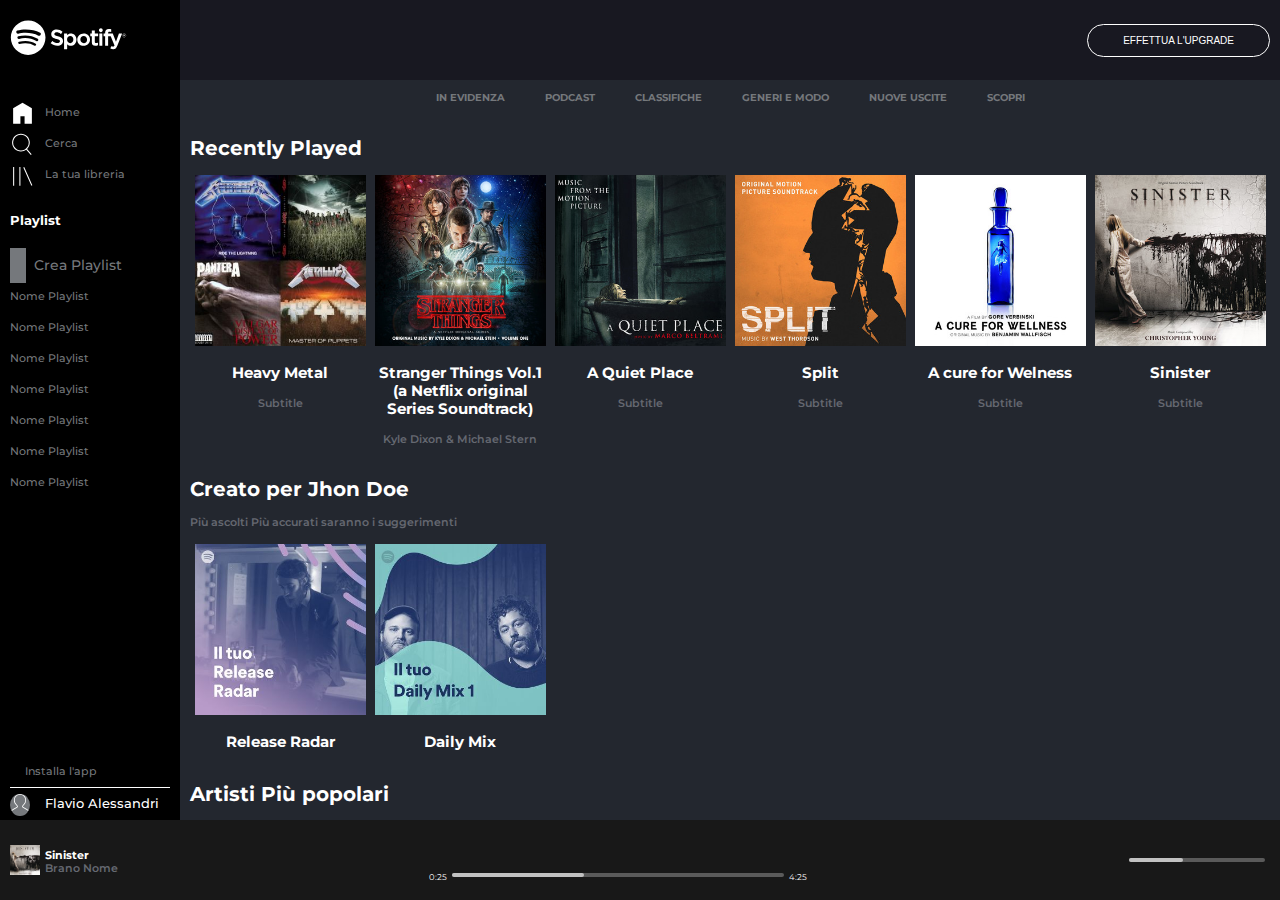
<file: index.html>
<!DOCTYPE html>
<html lang="en" dir="ltr">
  <head>
    <meta charset="utf-8">
    <!-- VIEWPORT SCALE -->
    <meta name="viewport" content="width=device-width, initial-scale=1">
    <!-- FONT AWESOME -->
    <link rel="stylesheet" href="https://use.fontawesome.com/releases/v5.8.1/css/all.css" integrity="sha384-50oBUHEmvpQ+1lW4y57PTFmhCaXp0ML5d60M1M7uH2+nqUivzIebhndOJK28anvf" crossorigin="anonymous">
    <!-- GOOGLE FONTS -->
    <link href="https://fonts.googleapis.com/css2?family=Montserrat:wght@300;400;500;600;700;800&display=swap" rel="stylesheet">
    <!-- MY CSS -->
    <link rel="stylesheet" href="css/style.css">
    <title>Spotify</title>
  </head>

  <body>

    <main>
      <!-- ..........................SIDE BAR........................  -->
      <nav id="side-bar" class="centratura">
        <div class="section1">
          <div class="main-logo">
            <a href="#"><img src="img/logo.svg" alt="main-logo"></a>
            <a href="#"><img src="img/logo-small.svg" alt="logo-small"></a>
          </div>

          <ul class="usersearch">
            <li><a class="ms-search" href="#"><img src="img/home.svg" alt="home"><span class="collapse">Home</span></a></li>
            <li><a class="ms-search" href="#"><img src="img/search.svg" alt="search"><span class="collapse">Cerca</span></a></li>
            <li><a class="ms-search" href="#"><img src="img/libreria.svg" alt="libreria"><span class="collapse">La tua libreria</span></a></li>
          </ul>

          <h3 class="collapse">Playlist</h3>
          <a class="my-playlist" href="#"><i class=" collapse fas fa-plus"></i><span class="collapse">Crea Playlist</span></a>
          <ul class="playlist scroll">
            <!-- <li><a class="ms-list" href="#"><i class=" collapse fas fa-plus"></i><span class="collapse">Crea Playlist</span></a></li> -->
            <li><a class="ms-list" href="#"><span class="collapse">Nome Playlist</span></a></li>
            <li><a class="ms-list" href="#"><span class="collapse">Nome Playlist</span></a></li>
            <li><a class="ms-list" href="#"><span class="collapse">Nome Playlist</span></a></li>
            <li><a class="ms-list" href="#"><span class="collapse">Nome Playlist</span></a></li>
            <li><a class="ms-list" href="#"><span class="collapse">Nome Playlist</span></a></li>
            <li><a class="ms-list" href="#"><span class="collapse">Nome Playlist</span></a></li>
            <li><a class="ms-list" href="#"><span class="collapse">Nome Playlist</span></a></li>
          </ul>
        </div>
        <!-- SIDEBAR  Seconda Sezione che segue il movimento in altezza della BOTTOMBAR.............   -->

        <ul class="song-playing">
          <li><a class="profile" href="#"><i class="far fa-arrow-alt-circle-down"></i><span class="collapse">Installa l'app</span></a></li>
          <li><a class="profile" href="#"><img class="radius" src="img/profile.svg" alt="profile"><span id="js_name" class="user collapse">Jhon Doe</span></a></li>
        </ul>

      </nav>

      <!-- ..........................MAIN SECTION........................  -->
      <div id="main-section" >

        <div id="top-bar" class="centratura">
          <button type="button" name="button">EFFETTUA L'UPGRADE</button>
        </div>
        <div class="content-wrapper">
          <div class="overflow-container">
            <div class="overflow-content centratura">
          <!-- ..............MAIN SECTION NAVBAR...........  -->
              <nav>
                <ul id="nav-bar">
                  <li class="menu">
                    <a href="#l-1">IN EVIDENZA</a>
                    <div id="l-1" class="linea"></div>
                  </li>
                  <li class="menu">
                    <a href="#l-2">PODCAST</a>
                    <div id="l-2" class="linea"></div>
                  </li>
                  <li class="menu">
                    <a href="#l-3">CLASSIFICHE</a>
                    <div id="l-3" class="linea"></div>
                  </li>
                  <li class="menu">
                    <a href="#l-4">GENERI E MODO</a>
                    <div id="l-4" class="linea"></div>
                  </li>
                  <li class="menu">
                    <a href="#l-5">NUOVE USCITE</a>
                    <div id="l-5" class="linea"></div>
                  </li>
                  <li class="menu">
                    <a href="#l-6">SCOPRI</a>
                    <div id="l-6" class="linea"></div>
                  </li>
                </ul>
              </nav>

              <!-- ..............MAIN SECTION RECENTLY PLAYED...........  -->
              <section>
                <h2 class="title">Recently Played</h2>
                <div id="recently-played" class="spotify-sections">

                  <div class="content">
                    <div class="img-cover overlay">
                      <img src="img/metal_lifting.jpg" alt="Metal">
                      <a href="#"><i class="project-overlay far fa-play-circle"></i></a>
                    </div>
                    <h3><a href="#">Heavy Metal</a></h3>
                    <h4>Subtitle</h4>
                  </div>

                  <div class="content">
                    <div class="img-cover overlay">
                      <img src="img/stranger.jpeg" alt="stranger">
                      <a href="#"><i class="project-overlay far fa-play-circle"></i></a>
                    </div>
                    <h3><a href="#">Stranger Things Vol&#46;1 &lpar;a Netflix original Series Soundtrack&rpar;</a></h3>
                    <h4>Kyle Dixon & Michael Stern</h4>
                  </div>

                  <div class="content">
                    <div class="img-cover overlay">
                      <img src="img/aquietplace.jpeg" alt="quiet">
                      <a href="#"><i class="project-overlay far fa-play-circle"></i></a>
                    </div>
                    <h3><a href="#">A Quiet Place</a></h3>
                    <h4>Subtitle</h4>
                  </div>

                  <div class="content">
                    <div class="img-cover overlay">
                      <img src="img/split.jpeg" alt="split">
                      <a href="#"><i class="project-overlay far fa-play-circle"></i></a>
                    </div>
                    <h3><a href="#">Split</a></h3>
                    <h4>Subtitle</h4>
                  </div>

                  <div class="content">
                    <div class="img-cover overlay">
                      <img src="img/cure.jpeg" alt="Cure">
                      <a href="#"><i class="project-overlay far fa-play-circle"></i></a>
                    </div>
                    <h3><a href="#">A cure for Welness</a></h3>
                    <h4>Subtitle</h4>
                  </div>


                  <div class="content">
                    <div class="img-cover overlay">
                      <img src="img/sinister.jpeg" alt="sinister">
                      <a href="#"><i class="project-overlay far fa-play-circle"></i></a>
                    </div>
                    <h3><a href="#">Sinister</a></h3>
                    <h4>Subtitle</h4>
                  </div>

                </div>
              </section>

              <!-- ..............MAIN SECTION SUGGESTED ARTIST...........  -->
              <section>
                <h2 class="title">Creato per Jhon Doe</h2>
                <p class="title">Pi&ugrave; ascolti Pi&ugrave; accurati saranno i suggerimenti</p>
                <div id="suggested-artist" class="spotify-sections">

                  <div class="content">
                    <div class="img-cover overlay">
                      <img src="img/radar.jpeg" alt="radar">
                      <a href="#"><i class="project-overlay far fa-play-circle"></i></a>
                    </div>
                    <h3><a href="#">Release Radar</a></h3>
                  </div>

                  <div class="content">
                    <div class="img-cover overlay">
                      <img src="img/mixdaily.jpeg" alt="mix">
                      <a href="#"><i class="project-overlay far fa-play-circle"></i></a>
                    </div>
                    <h3><a href="#">Daily Mix</a></h3>
                  </div>
                </div>
              </section>
              <!-- ..............MAIN SECTION POPULAR ARTIST...........  -->
              <section>
              <h2 class="title">Artisti Pi&ugrave; popolari</h2>
              <p class="title">Pi&ugrave; ascolti Pi&ugrave; accurati saranno i suggerimenti</p>
              <div id="popular-artist" class="spotify-sections">

                <div class="content">
                  <div class="img-cover overlay">
                    <img src="img/youg.jpeg" alt="youg">
                    <a href="#"><i class="radius project-overlay far fa-play-circle"></i></a>
                  </div>
                  <h3>Yuog</h3>
                  <h4>Subtitle</h4>
                </div>

                <div class="content">
                  <div class="img-cover overlay">
                    <img src="img/einaudi.jpeg" alt="einaudi">
                    <a href="#"><i class=" radius project-overlay far fa-play-circle"></i></a>
                  </div>
                  <h3>Ludovico Enauidi</h3>
                  <h4>Subtitle</h4>
                </div>
              </div>
            </section>
             </div> <!-- overflow-content centratura -->
          </div> <!-- overflow-container -->
        </div>  <!-- content-wrapper -->
      </div>
    </main>
  <!--       .................BOTTOM BAR............................  -->
    <footer>
      <div id="bottom-bar" class="centratura">

        <!--    ...........Prima Sezione NOW-PLAYING................  -->
        <div class="now-playing">
          <div class="img-cover">
            <img src="img/sinister.jpeg" alt="sinister">
          </div>
          <div class="">
            <h3><a href="#">Sinister</a></h3>
            <h4><a href="#">Brano Nome</a></h4>
          </div>
          <div>
            <button type="button" name="heart"><i class="far fa-heart"></i></button>
            <button type="button" name="folder"><i class="far fa-folder"></i></button>
          </div>
        </div>

        <!--    ...........Seconda Sezione MUSIC-PLAYER................  -->
        <div class="music-player">
          <div class="buttons">
            <button type="button" name="button"><i class="fas fa-random"></i></button>
            <button type="button" name="button"><i class="fas fa-step-backward"></i></button>
            <button type="button" name="button"><i class="far fa-play-circle"></i></button>
            <button type="button" name="button"><i class="fas fa-step-forward"></i></button>
            <button type="button" name="button"><i class="fas fa-redo-alt"></i></button>
          </div>
          <div class="playbar">
            <span><a href="#">0:25</a></span>
            <span class="playbar-bg">
              <a class="playbar-line" href="#"></a>
              <i class="fa fa-circle"></i>
            </span>
            <span><a href="#">4:25</a></span>
          </div>
        </div>
        <!--    ...........Sezione AUDIO-SETTINGS................  -->
        <div class="audio-settings">
          <button type="button" name="button"><i class="fas fa-sliders-h"></i></button>
          <button type="button" name="button"><i class="fas fa-tv"></i></button>
          <button type="button" name="button"><i class="fas fa-volume-up"></i></button>
          <div class="playbar">
            <span class="playbar-bg">
              <a class="playbar-line" href="#"></a>
              <i class="fa fa-circle"></i>
            </span>
          </div>
        </div>

      </div>
    </footer>
    <!-- <script type="text/javascript">
      document.getElementById("js_name").innerHTML="Flavio Alessandri"
    </script> -->

    <script type="text/javascript" src="js/script.js">
    </script>

  </body>
</html>
</file>
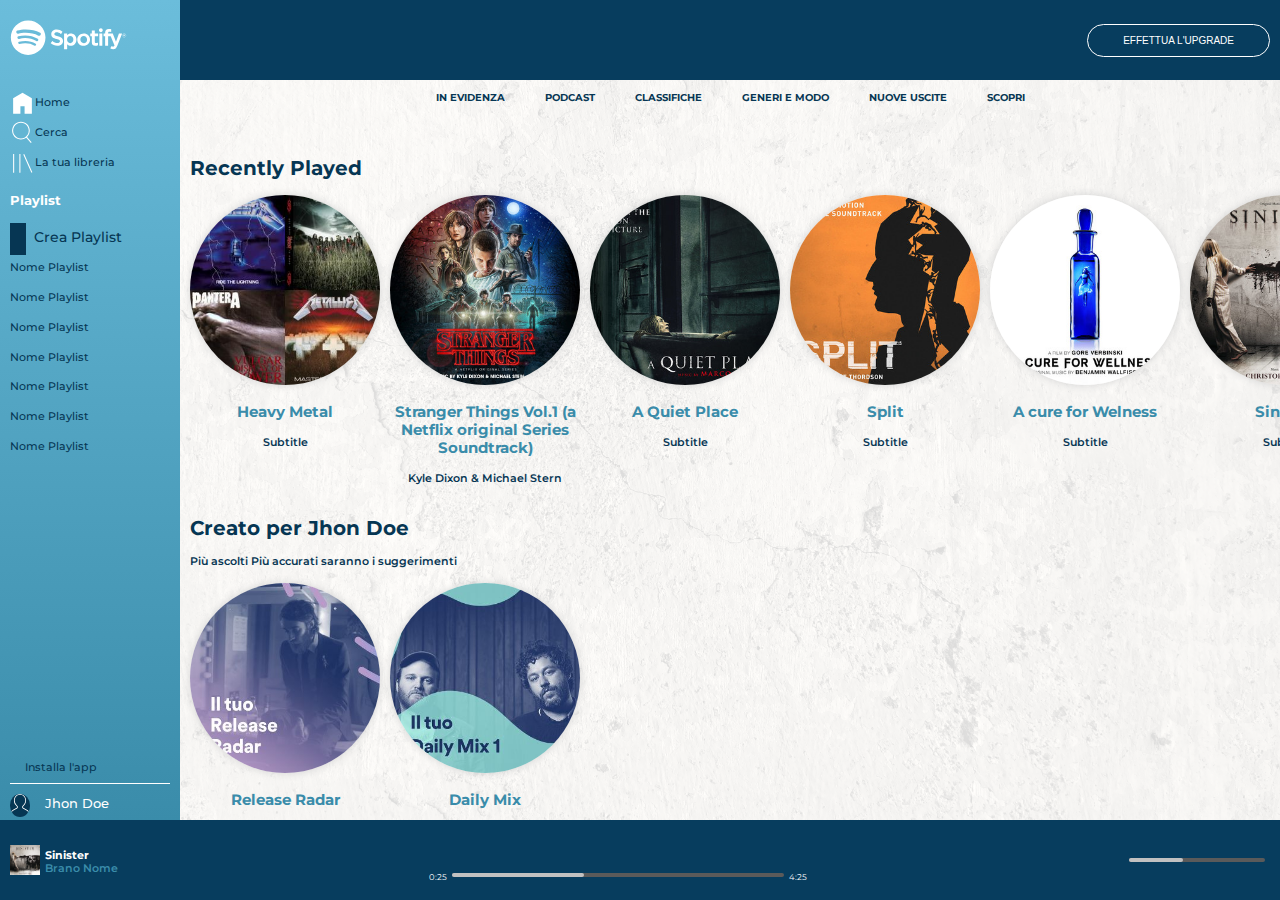
<file: bonus/index.html>
<!DOCTYPE html>
<html lang="en" dir="ltr">
  <head>
    <meta charset="utf-8">
    <!-- VIEWPORT SCALE -->
    <meta name="viewport" content="width=device-width, initial-scale=1">
    <!-- FONT AWESOME -->
    <link rel="stylesheet" href="https://use.fontawesome.com/releases/v5.8.1/css/all.css" integrity="sha384-50oBUHEmvpQ+1lW4y57PTFmhCaXp0ML5d60M1M7uH2+nqUivzIebhndOJK28anvf" crossorigin="anonymous">
    <!-- GOOGLE FONTS -->
    <link href="https://fonts.googleapis.com/css2?family=Montserrat:wght@300;400;500;600;700;800&display=swap" rel="stylesheet">
    <!-- MY CSS -->
    <link rel="stylesheet" href="css/style.css">
    <title>Spotify</title>
  </head>

  <body>

    <main>
      <div class="bg-image"></div>
      <!-- ..........................SIDE BAR........................  -->
      <nav id="side-bar" class="centratura">
        <div class="section1">
          <div class="main-logo">
            <a href="#"><img src="img/logo.svg" alt="main-logo"></a>
            <a href="#"><img src="img/logo-small.svg" alt="logo-small"></a>
          </div>

          <ul class="usersearch">
            <li><a class="ms-search" href="#"><img src="img/home.svg" alt="home"><span class="collapse">Home</span></a></li>
            <li><a class="ms-search" href="#"><img src="img/search.svg" alt="search"><span class="collapse">Cerca</span></a></li>
            <li><a class="ms-search" href="#"><img src="img/libreria.svg" alt="libreria"><span class="collapse">La tua libreria</span></a></li>
          </ul>

          <h3 class="collapse">Playlist</h3>
          <ul class="playlist scroll">
            <li><a class="ms-list" href="#"><i class=" collapse fas fa-plus"></i><span class="collapse">Crea Playlist</span></a></li>
            <li><a class="ms-list" href="#"><span class="collapse">Nome Playlist</span></a></li>
            <li><a class="ms-list" href="#"><span class="collapse">Nome Playlist</span></a></li>
            <li><a class="ms-list" href="#"><span class="collapse">Nome Playlist</span></a></li>
            <li><a class="ms-list" href="#"><span class="collapse">Nome Playlist</span></a></li>
            <li><a class="ms-list" href="#"><span class="collapse">Nome Playlist</span></a></li>
            <li><a class="ms-list" href="#"><span class="collapse">Nome Playlist</span></a></li>
            <li><a class="ms-list" href="#"><span class="collapse">Nome Playlist</span></a></li>
          </ul>
        </div>
        <!-- SIDEBAR  Seconda Sezione che segue il movimento in altezza della BOTTOMBAR.............   -->

        <ul class="song-playing">
          <li><a class="profile" href="#"><i class="far fa-arrow-alt-circle-down"></i><span class="collapse">Installa l'app</span></a></li>
          <li><a class="profile" href="#"><img class="radius" src="img/profile.svg" alt="profile"><span class="user collapse">Jhon Doe</span></a></li>
        </ul>

      </nav>

      <!-- ..........................MAIN SECTION........................  -->
      <div id="main-section" >


        <div id="top-bar" class="centratura">
          <button type="button" name="button">EFFETTUA L'UPGRADE</button>
        </div>
        <div class="content-wrapper">
          <div class="overflow-container">
            <div class="overflow-content centratura">
          <!-- ..............MAIN SECTION NAVBAR...........  -->
              <nav>
                <ul id="nav-bar">
                  <li class="menu">
                    <a href="#l-1">IN EVIDENZA</a>
                    <div id="l-1" class="linea"></div>
                  </li>
                  <li class="menu">
                    <a href="#l-2">PODCAST</a>
                    <div id="l-2" class="linea"></div>
                  </li>
                  <li class="menu">
                    <a href="#l-3">CLASSIFICHE</a>
                    <div id="l-3" class="linea"></div>
                  </li>
                  <li class="menu">
                    <a href="#l-4">GENERI E MODO</a>
                    <div id="l-4" class="linea"></div>
                  </li>
                  <li class="menu">
                    <a href="#l-5">NUOVE USCITE</a>
                    <div id="l-5" class="linea"></div>
                  </li>
                  <li class="menu">
                    <a href="#l-6">SCOPRI</a>
                    <div id="l-6" class="linea"></div>
                  </li>
                </ul>
              </nav>

              <!-- ..............MAIN SECTION RECENTLY PLAYED...........  -->
              <section>
                <h2 class="title">Recently Played</h2>
                <div id="recently-played" class="spotify-sections">

                  <div class="content">
                    <div class="img-cover overlay">
                      <img src="img/metal_lifting.jpg" alt="Metal">
                      <a href="#"><i class="project-overlay far fa-play-circle"></i></a>
                    </div>
                    <h3><a href="#">Heavy Metal</a></h3>
                    <h4>Subtitle</h4>
                  </div>

                  <div class="content">
                    <div class="img-cover overlay">
                      <img src="img/stranger.jpeg" alt="stranger">
                      <a href="#"><i class="project-overlay far fa-play-circle"></i></a>
                    </div>
                    <h3><a href="#">Stranger Things Vol&#46;1 &lpar;a Netflix original Series Soundtrack&rpar;</a></h3>
                    <h4>Kyle Dixon & Michael Stern</h4>
                  </div>

                  <div class="content">
                    <div class="img-cover overlay">
                      <img src="img/aquietplace.jpeg" alt="quiet">
                      <a href="#"><i class="project-overlay far fa-play-circle"></i></a>
                    </div>
                    <h3><a href="#">A Quiet Place</a></h3>
                    <h4>Subtitle</h4>
                  </div>

                  <div class="content">
                    <div class="img-cover overlay">
                      <img src="img/split.jpeg" alt="split">
                      <a href="#"><i class="project-overlay far fa-play-circle"></i></a>
                    </div>
                    <h3><a href="#">Split</a></h3>
                    <h4>Subtitle</h4>
                  </div>

                  <div class="content">
                    <div class="img-cover overlay">
                      <img src="img/cure.jpeg" alt="Cure">
                      <a href="#"><i class="project-overlay far fa-play-circle"></i></a>
                    </div>
                    <h3><a href="#">A cure for Welness</a></h3>
                    <h4>Subtitle</h4>
                  </div>


                  <div class="content">
                    <div class="img-cover overlay">
                      <img src="img/sinister.jpeg" alt="sinister">
                      <a href="#"><i class="project-overlay far fa-play-circle"></i></a>
                    </div>
                    <h3><a href="#">Sinister</a></h3>
                    <h4>Subtitle</h4>
                  </div>

                </div>
              </section>

              <!-- ..............MAIN SECTION SUGGESTED ARTIST...........  -->
              <section>
                <h2 class="title">Creato per Jhon Doe</h2>
                <p class="title">Pi&ugrave; ascolti Pi&ugrave; accurati saranno i suggerimenti</p>
                <div id="suggested-artist" class="spotify-sections">

                  <div class="content">
                    <div class="img-cover overlay">
                      <img src="img/radar.jpeg" alt="radar">
                      <a href="#"><i class="project-overlay far fa-play-circle"></i></a>
                    </div>
                    <h3><a href="#">Release Radar</a></h3>
                  </div>

                  <div class="content">
                    <div class="img-cover overlay">
                      <img src="img/mixdaily.jpeg" alt="mix">
                      <a href="#"><i class="project-overlay far fa-play-circle"></i></a>
                    </div>
                    <h3><a href="#">Daily Mix</a></h3>
                  </div>
                </div>
              </section>
              <!-- ..............MAIN SECTION POPULAR ARTIST...........  -->
              <section>
              <h2 class="title">Artisti Pi&ugrave; popolari</h2>
              <p class="title">Pi&ugrave; ascolti Pi&ugrave; accurati saranno i suggerimenti</p>
              <div id="popular-artist" class="spotify-sections">

                <div class="content">
                  <div class="img-cover overlay">
                    <img src="img/youg.jpeg" alt="youg">
                    <a href="#"><i class="radius project-overlay far fa-play-circle"></i></a>
                  </div>
                  <h3>Yuog</h3>
                  <h4>Subtitle</h4>
                </div>

                <div class="content">
                  <div class="img-cover overlay">
                    <img src="img/einaudi.jpeg" alt="einaudi">
                    <a href="#"><i class=" radius project-overlay far fa-play-circle"></i></a>
                  </div>
                  <h3>Ludovico Enauidi</h3>
                  <h4>Subtitle</h4>
                </div>
              </div>
            </section>
             </div> <!-- overflow-content centratura -->
          </div> <!-- overflow-container -->
        </div>  <!-- content-wrapper -->
      </div>
    </main>
  <!--       .................BOTTOM BAR............................  -->
    <footer>
      <div id="bottom-bar" class="centratura">

        <!--    ...........Prima Sezione NOW-PLAYING................  -->
        <div class="now-playing">
          <div class="img-cover">
            <img src="img/sinister.jpeg" alt="sinister">
          </div>
          <div class="">
            <h3><a href="#">Sinister</a></h3>
            <h4><a href="#">Brano Nome</a></h4>
          </div>
          <div>
            <button type="button" name="heart"><i class="far fa-heart"></i></button>
            <button type="button" name="folder"><i class="far fa-folder"></i></button>
          </div>
        </div>

        <!--    ...........Seconda Sezione MUSIC-PLAYER................  -->
        <div class="music-player">
          <div class="buttons">
            <button type="button" name="button"><i class="fas fa-random"></i></button>
            <button type="button" name="button"><i class="fas fa-step-backward"></i></button>
            <button type="button" name="button"><i class="far fa-play-circle"></i></button>
            <button type="button" name="button"><i class="fas fa-step-forward"></i></button>
            <button type="button" name="button"><i class="fas fa-redo-alt"></i></button>
          </div>
          <div class="playbar">
            <span><a href="#">0:25</a></span>
            <span class="playbar-bg">
              <a class="playbar-line" href="#"></a>
              <i class="fa fa-circle"></i>
            </span>
            <span><a href="#">4:25</a></span>
          </div>
        </div>
        <!--    ...........Sezione AUDIO-SETTINGS................  -->
        <div class="audio-settings">
          <button type="button" name="button"><i class="fas fa-sliders-h"></i></button>
          <button type="button" name="button"><i class="fas fa-tv"></i></button>
          <button type="button" name="button"><i class="fas fa-volume-up"></i></button>
          <div class="playbar">
            <span class="playbar-bg">
              <a class="playbar-line" href="#"></a>
              <i class="fa fa-circle"></i>
            </span>
          </div>
        </div>

      </div>
    </footer>

  </body>
</html>
</file>
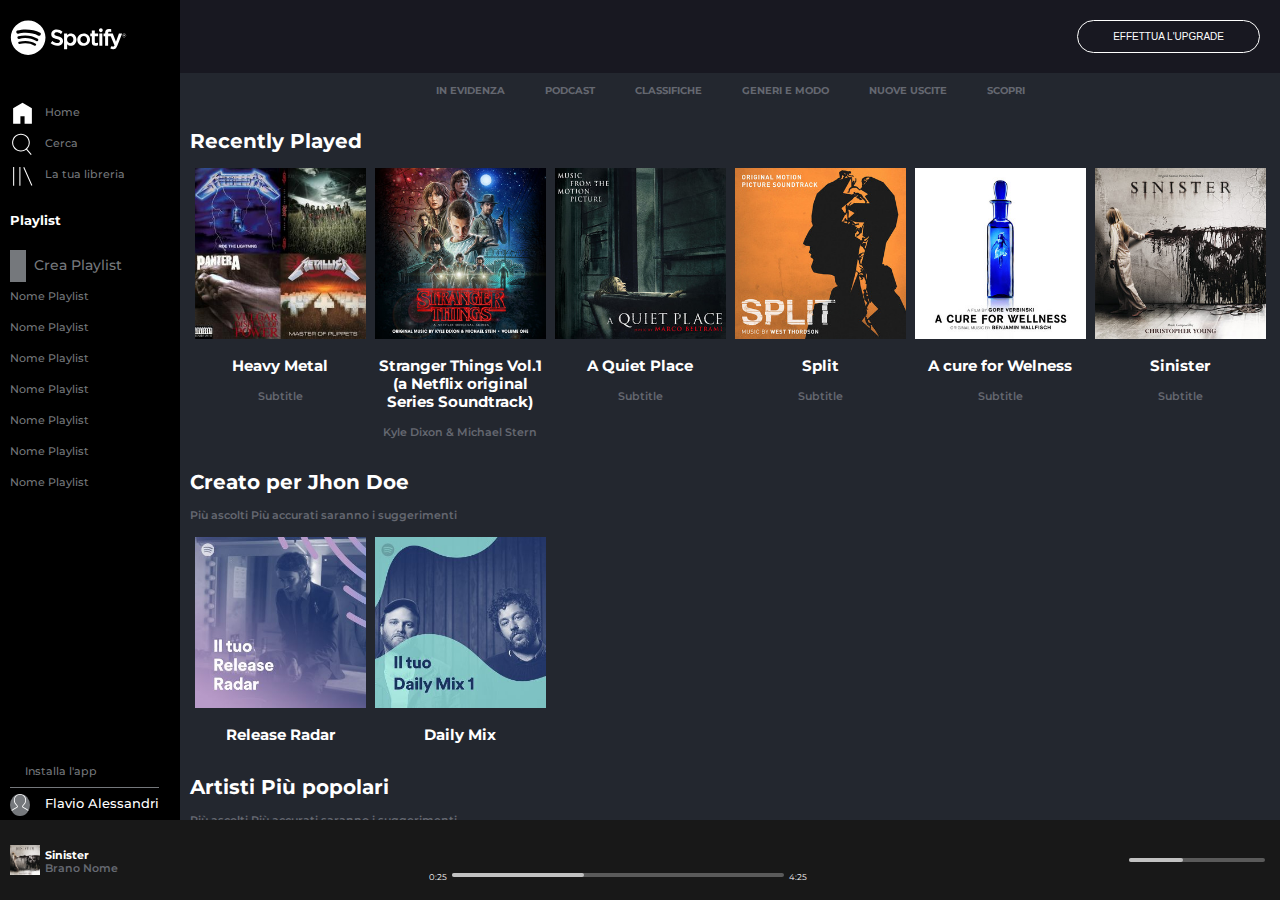
<file: bonus2/index.html>
<!DOCTYPE html>
<html lang="en" dir="ltr">
  <head>
    <meta charset="utf-8">
    <!-- VIEWPORT SCALE -->
    <meta name="viewport" content="width=device-width, initial-scale=1">
    <!-- FONT AWESOME -->
    <link rel="stylesheet" href="https://use.fontawesome.com/releases/v5.8.1/css/all.css" integrity="sha384-50oBUHEmvpQ+1lW4y57PTFmhCaXp0ML5d60M1M7uH2+nqUivzIebhndOJK28anvf" crossorigin="anonymous">
    <!-- GOOGLE FONTS -->
    <link href="https://fonts.googleapis.com/css2?family=Montserrat:wght@300;400;500;600;700;800&display=swap" rel="stylesheet">
    <!-- MY CSS -->
    <link rel="stylesheet" href="css/style.css">
    <title>Spotify</title>
  </head>

  <body>
    <header>
      <nav id="side-bar" class="centratura"> <!-- side-bar - float left and flex column -->
        <!-- <div class="section1"> -->

        <div class="main-logo">
          <a href="#"><img src="img/logo.svg" alt="main-logo"></a>
          <a href="#"><img src="img/logo-small.svg" alt="logo-small"></a>
        </div>

        <div class="usersearch">
          <ul>
            <li><a class="ms-search" href="#"><img src="img/home.svg" alt="home"><span class="collapse">Home</span></a></li>
            <li><a class="ms-search" href="#"><img src="img/search.svg" alt="search"><span class="collapse">Cerca</span></a></li>
            <li><a class="ms-search" href="#"><img src="img/libreria.svg" alt="libreria"><span class="collapse">La tua libreria</span></a></li>
          </ul>
        </div>

        <div class="playlist-group">
          <h3 class="collapse">Playlist</h3>
          <a class="my-playlist" href="#"><i class=" collapse fas fa-plus"></i><span class="collapse">Crea Playlist</span></a>
          <ul class="playlist scroll">
            <!-- <li><a class="ms-list" href="#"><i class=" collapse fas fa-plus"></i><span class="collapse">Crea Playlist</span></a></li> -->
            <li><a class="ms-list" href="#"><span class="collapse">Nome Playlist</span></a></li>
            <li><a class="ms-list" href="#"><span class="collapse">Nome Playlist</span></a></li>
            <li><a class="ms-list" href="#"><span class="collapse">Nome Playlist</span></a></li>
            <li><a class="ms-list" href="#"><span class="collapse">Nome Playlist</span></a></li>
            <li><a class="ms-list" href="#"><span class="collapse">Nome Playlist</span></a></li>
            <li><a class="ms-list" href="#"><span class="collapse">Nome Playlist</span></a></li>
            <li><a class="ms-list" href="#"><span class="collapse">Nome Playlist</span></a></li>
          </ul>
        </div>

        <!-- </div> -->
        <!-- SIDEBAR  Seconda Sezione che segue il movimento in altezza della BOTTOMBAR.............   -->
        <div class="song-playing">
          <ul>
            <li><a class="profile" href="#"><i class="far fa-arrow-alt-circle-down"></i><span class="collapse">Installa l'app</span></a></li>
            <li><a class="profile" href="#"><img class="radius" src="img/profile.svg" alt="profile"><span id="js_name" class="user collapse">Jhon Doe</span></a></li>
          </ul>
        </div>

      </nav>

    </header>
    <main>
      <div id="main-container"> <!-- main container - float left and flex column -->

        <div id="top-bar"  class="centratura">
          <button type="button" name="button">EFFETTUA L'UPGRADE</button>
        </div>

        <div class="content-wrapper">
          <div class="overflow-container">

            <div id="overflow-content" class="centratura">

              <nav id="nav-bar">
                <ul>
                  <li class="menu">
                    <a href="#l-1">IN EVIDENZA</a>
                    <div id="l-1" class="linea"></div>
                  </li>
                  <li class="menu">
                    <a href="#l-2">PODCAST</a>
                    <div id="l-2" class="linea"></div>
                  </li>
                  <li class="menu">
                    <a href="#l-3">CLASSIFICHE</a>
                    <div id="l-3" class="linea"></div>
                  </li>
                  <li class="menu">
                    <a href="#l-4">GENERI E MODO</a>
                    <div id="l-4" class="linea"></div>
                  </li>
                  <li class="menu">
                    <a href="#l-5">NUOVE USCITE</a>
                    <div id="l-5" class="linea"></div>
                  </li>
                  <li class="menu">
                    <a href="#l-6">SCOPRI</a>
                    <div id="l-6" class="linea"></div>
                  </li>
                </ul>
              </nav>

              <!-- ..............MAIN SECTION RECENTLY PLAYED...........  -->
              <section>
                <h2 class="title">Recently Played</h2>
                <div id="recently-played" class="spotify-sections">

                  <div class="content">
                    <div class="img-cover overlay">
                      <img src="img/metal_lifting.jpg" alt="Metal">
                      <a href="#"><i class="project-overlay far fa-play-circle"></i></a>
                    </div>
                    <h3><a href="#">Heavy Metal</a></h3>
                    <h4>Subtitle</h4>
                  </div>

                  <div class="content">
                    <div class="img-cover overlay">
                      <img src="img/stranger.jpeg" alt="stranger">
                      <a href="#"><i class="project-overlay far fa-play-circle"></i></a>
                    </div>
                    <h3><a href="#">Stranger Things Vol&#46;1 &lpar;a Netflix original Series Soundtrack&rpar;</a></h3>
                    <h4>Kyle Dixon & Michael Stern</h4>
                  </div>

                  <div class="content">
                    <div class="img-cover overlay">
                      <img src="img/aquietplace.jpeg" alt="quiet">
                      <a href="#"><i class="project-overlay far fa-play-circle"></i></a>
                    </div>
                    <h3><a href="#">A Quiet Place</a></h3>
                    <h4>Subtitle</h4>
                  </div>

                  <div class="content">
                    <div class="img-cover overlay">
                      <img src="img/split.jpeg" alt="split">
                      <a href="#"><i class="project-overlay far fa-play-circle"></i></a>
                    </div>
                    <h3><a href="#">Split</a></h3>
                    <h4>Subtitle</h4>
                  </div>

                  <div class="content">
                    <div class="img-cover overlay">
                      <img src="img/cure.jpeg" alt="Cure">
                      <a href="#"><i class="project-overlay far fa-play-circle"></i></a>
                    </div>
                    <h3><a href="#">A cure for Welness</a></h3>
                    <h4>Subtitle</h4>
                  </div>


                  <div class="content">
                    <div class="img-cover overlay">
                      <img src="img/sinister.jpeg" alt="sinister">
                      <a href="#"><i class="project-overlay far fa-play-circle"></i></a>
                    </div>
                    <h3><a href="#">Sinister</a></h3>
                    <h4>Subtitle</h4>
                  </div>

                </div>
              </section>

              <!-- ..............MAIN SECTION SUGGESTED ARTIST...........  -->
              <section>
                <h2 class="title">Creato per Jhon Doe</h2>
                <p class="title">Pi&ugrave; ascolti Pi&ugrave; accurati saranno i suggerimenti</p>
                <div id="suggested-artist" class="spotify-sections">

                  <div class="content">
                    <div class="img-cover overlay">
                      <img src="img/radar.jpeg" alt="radar">
                      <a href="#"><i class="project-overlay far fa-play-circle"></i></a>
                    </div>
                    <h3><a href="#">Release Radar</a></h3>
                  </div>

                  <div class="content">
                    <div class="img-cover overlay">
                      <img src="img/mixdaily.jpeg" alt="mix">
                      <a href="#"><i class="project-overlay far fa-play-circle"></i></a>
                    </div>
                    <h3><a href="#">Daily Mix</a></h3>
                  </div>
                </div>
              </section>

              <!-- ..............MAIN SECTION POPULAR ARTIST...........  -->
              <section>
                <h2 class="title">Artisti Pi&ugrave; popolari</h2>
                <p class="title">Pi&ugrave; ascolti Pi&ugrave; accurati saranno i suggerimenti</p>
                <div id="popular-artist" class="spotify-sections">

                  <div class="content">
                    <div class="img-cover overlay">
                      <img src="img/youg.jpeg" alt="youg">
                      <a href="#"><i class="radius project-overlay far fa-play-circle"></i></a>
                    </div>
                    <h3>Yuog</h3>
                    <h4>Subtitle</h4>
                  </div>

                  <div class="content">
                    <div class="img-cover overlay">
                      <img src="img/einaudi.jpeg" alt="einaudi">
                      <a href="#"><i class=" radius project-overlay far fa-play-circle"></i></a>
                    </div>
                    <h3>Ludovico Enauidi</h3>
                    <h4>Subtitle</h4>
                  </div>
                </div>
              </section>

            </div>
          </div>
        </div>

      </div> <!-- main container - float left and flex column -->
    </main>

    <footer>
      <div id="bottom-bar" class="centratura">

        <!--    ...........Prima Sezione NOW-PLAYING................  -->
        <div class="now-playing">
          <div class="img-cover">
            <img src="img/sinister.jpeg" alt="sinister">
          </div>
          <div class="">
            <h3><a href="#">Sinister</a></h3>
            <h4><a href="#">Brano Nome</a></h4>
          </div>
          <div>
            <button type="button" name="heart"><i class="far fa-heart"></i></button>
            <button type="button" name="folder"><i class="far fa-folder"></i></button>
          </div>
        </div>

        <!--    ...........Seconda Sezione MUSIC-PLAYER................  -->
        <div class="music-player">
          <div class="buttons">
            <button type="button" name="button"><i class="fas fa-random"></i></button>
            <button type="button" name="button"><i class="fas fa-step-backward"></i></button>
            <button type="button" name="button"><i class="far fa-play-circle"></i></button>
            <button type="button" name="button"><i class="fas fa-step-forward"></i></button>
            <button type="button" name="button"><i class="fas fa-redo-alt"></i></button>
          </div>
          <div class="playbar">
            <span><a href="#">0:25</a></span>
            <span class="playbar-bg">
              <a class="playbar-line" href="#"></a>
              <i class="fa fa-circle"></i>
            </span>
            <span><a href="#">4:25</a></span>
          </div>
        </div>
        <!--    ...........Sezione AUDIO-SETTINGS................  -->
        <div class="audio-settings">
          <button type="button" name="button"><i class="fas fa-sliders-h"></i></button>
          <button type="button" name="button"><i class="fas fa-tv"></i></button>
          <button type="button" name="button"><i class="fas fa-volume-up"></i></button>
          <div class="playbar">
            <span class="playbar-bg">
              <a class="playbar-line" href="#"></a>
              <i class="fa fa-circle"></i>
            </span>
          </div>
        </div>
      </div><!-- bottom-bar - float left and flex row -->


    </footer>

    <!-- <script type="text/javascript">
    document.getElementById("js_name").innerHTML="Flavio Alessandri"
    </script> -->

    <script type="text/javascript" src="js/script.js">
    </script>

  </body>
</html>
</file>
<file: css/style.css>
/* INIZIO REGOLE GENERALI */
*{
  margin: 0;
  padding: 0;
  box-sizing: border-box;
}

body{
  background-color:black;
  font-family: 'Montserrat', sans-serif;
  font-size: 12px;
  width:100%;
  height:100vh;
  color:rgb(101, 104, 113);
}

/* - PADDING GENERALI */
.centratura{
  padding-right:10px;
  padding-left: 10px;
}

/* STILE GENERALE TESTI */
h2{
  color:white;
  padding: 15px 0;
  font-size: 1.7em;
  font-weight: 700;
}

h3, .spotify-sections h3> a{
  color:white;
  padding: 15px 0;
  font-size: 1.1em;
  font-weight: 700;
}

h4{
  padding-bottom: 15px;
  font-size: .9em;
  font-weight: 600;
}

a {
  text-decoration: none;
  color:rgb(101, 104, 113);
}

p {
  padding-bottom: 15px;
  font-size: .9em;
  font-weight: 600;
}

/* ...............................SIDEBAR ................................. */
#side-bar {
  float: left;
  width: 180px;
  height:calc(100vh - 80px);
  z-index: 980;
  background-color: rgb(0, 0, 0);
  display: flex;
  flex-direction: column;
  justify-content: space-between;
  align-items: flex-start;
  flex-wrap: nowrap;
  line-height: 2.5em;
}

#side-bar .song-playing{
  align-self: flex-end;
}

#side-bar .playlist.scroll{
  overflow-y: hidden;
  height:calc(100vh / 3);
}

#side-bar a {
  color:#75787c;
  font-size: 0.9em;
  font-weight: 500;
}

#side-bar .my-playlist{
  font-size: 1.2em;
  font-weight: 500;
}

#side-bar .fa-plus{
  width:30px;
  height:30px;
  color:black;
  font-size: 1.2em;
  padding: 7px 8px;
  margin-right: 8px;
  background-color: #75787c;
  vertical-align: middle;
}

/* SIDEBAR ......................Sezione immagini ....................*/
img[alt~="logo-small"] {
  display:none;
}

#side-bar .main-logo{
  padding-top:20px;
  padding-bottom:30px;
}

#side-bar  .usersearch img{
  margin-right:10px;
}

#side-bar .main-logo img{
  height: 35px;
}

#side-bar .usersearch img {
  width:25px;
  height: auto;
  vertical-align: middle;
}

#side-bar .song-playing .profile img {
  width:20px;
  background-color: #75787c;
  vertical-align: middle;
}

.radius{
  border-radius: 50%;
}

/* SIDEBAR ......................Stile lista .................... */
#side-bar ul{
  width:100%;
  padding:0;
}

#side-bar ul li{
  list-style-type: none;
  width:100%;
}

#side-bar ul.song-playing li:last-of-type{
  border-top: 1px solid white;
}

#side-bar ul.song-playing li span{
  padding-left: 15px;
}

#side-bar .fa-arrow-alt-circle-down{
  font-size: 1.2em;
}

#side-bar ul.song-playing li:last-of-type span{
  color: white;
  font-size: 1.2em;
}

/* - ..............SEZIONE CONTENUTO MAIN................................... */
/* ............................TOP BAR.............................  */

/*  TOP-BAR fixed height */
#top-bar{
  width:calc(100vw - 180px);
  height:80px;
  z-index: 100;
  display: flex;
  justify-content: flex-end;
  align-items: center;
  background-color: rgba(24, 24, 33,1);
  overflow-y: hidden;
}

#top-bar button{
  font-size: 10px;
  padding: 10px 35px;
  border:1px solid white;
  color:white;
  border-radius:20px;
  background-color: transparent;
}

/* come creare barra superiore senza POSITION FIXED */
/* contenitore per rendere main-section content in overflow e bloccare la top-bar */
.content-wrapper {
  display: flex;
  flex: 1;
  min-height: 0px; /* IMPORTANT: you need this for non-chrome browsers */
}
/* contenitore del contenuto overflowed */
.overflow-container {
  flex: 1;
  overflow: auto;
}
/* il contenuto in overflow */
.overflow-content {
  height: 100vh;
}

/* MAIN-SECTION a container with flex-direction column */
#main-section{
  display: flex;
  flex-direction: column;
  width:calc(100% - 180px);
  float: left;
  height: calc(100vh - 80px);
  background-color:rgb(35, 39, 47);
}
/* ............................INFOBAR.............................  */
#nav-bar{
  width:100%;
  display: flex;
  flex-wrap: wrap;
  justify-content: center;
}

/* centratura del testo con linea verde sottostante */
#nav-bar .menu{
  height: 40px;
  display: flex;
  flex-direction: column;
  justify-content: center;
  align-items: center;
}

#nav-bar .menu>div.linea{
  display: block;
  width:30px;
  height: 2px;
  border-radius: 3px;
  background-color: rgb(173, 255, 47);
}

#nav-bar .menu>div.linea:not(:first-child){
  display: none;
}


#nav-bar .menu a{
  text-decoration: none;
  font-weight: bold;
}

#nav-bar a {
  padding-right: 20px;
  padding-left: 20px;
  padding-bottom: 5px;
  font-size: 0.8em;
  font-weight: 400;
  color:#75787c;
}

/* SEZIONE CONTENUTO MAIN............................. PAGINA SPOTIFY */
#recently-played , #suggested-artist , #popular-artist {
  display: flex;
  justify-content:flex-start;
  flex-wrap: wrap;
  width:100%;
}

.spotify-sections .content {
  width: calc(100% / 6);
  text-align: center;
}

/* SEZIONE CONTENUTO MAIN.........................STILI IMMAGINI */
#popular-artist.spotify-sections .content .img-cover img{
  border-radius: 50%;
}

/*....SEZIONE IMMAGINI DELLA SEZIONE SPOTIFY..................... */
.img-cover.overlay {
  position: relative;
}

.spotify-sections .content .img-cover img{
  width: 95%;
  max-width: 180px;
  height: auto;
  transition: filter 0.3s ease-in-out;
}

.project-overlay {
  font-size: 40px;
  position: absolute;
  top: 50%;
  left: 50%;
  opacity:0;
  color: transparent;
  transition: all 0.4s ease-in-out;
  transform: translate(-50% ,-50%);
}


/* .............BOTTOM BAR..................................... */
#bottom-bar{
  position: fixed;
  bottom:0;
  left:0;
  width:100%;
  height: 80px;
  z-index: 999;
  display: flex;
  flex-flow:row;
  justify-content: space-between;
  align-items:center;
  background-color: rgb(24, 24, 24);
}

/* .............BOTTOM BAR / SEZ NOW-PLAYING................ */
#bottom-bar .now-playing{
  padding-right: 0;
  max-width: 180px;
  height:50px;
  display:flex;
  justify-content: space-between;
  align-items:center;
}

#bottom-bar .now-playing>div:first-of-type{
  min-width: 35px;
}

#bottom-bar .now-playing img{
  width:30px;
  height:auto;
  vertical-align: middle;
}

#bottom-bar .now-playing h3{
  padding-bottom: 0;
  margin-bottom: 0;
}

#bottom-bar .now-playing h3 a{
  font-size: 0.85em;
  color: white;
}

#bottom-bar .now-playing button{
  color: #75787c;
  padding:2px 6px;
}

/* ..........BOTTOM BAR /  MUSIC-PLAYER.......................... */
#bottom-bar .music-player{
  width: 30%;
  min-width:100px;
  display: flex;
  flex-flow:column;
  justify-content:center;
  align-items:center;
}

#bottom-bar .music-player button {
  color: white;
  padding-right: 4px;
}
#bottom-bar .music-player button:last-of-type{
  padding-right: 0;
}

#bottom-bar .music-player .buttons{
  height:30px;
}

#bottom-bar .music-player button{
  color:white;
  font-size: 0.8em;
  vertical-align: middle;
  transition: all 0.1s ease-out;
}
#bottom-bar .music-player button i.fa-play-circle{
  font-size: 1.8em;
  padding: 0 6px;
  vertical-align: middle;
  transition: all 0.1s ease-out;
}

#bottom-bar .music-player .playbar a{
  color:white;
  font-size: 0.7em;
  vertical-align: middle;
}

/* ...........BOTTOM BAR /  AUDIO-SETTINGS.............................. */
#bottom-bar .audio-settings{
  padding-left: 10px;
  width:180px;
  min-width: 90px;
  display:flex;
  justify-content: space-between;
}

#bottom-bar .audio-settings button {
  color:white;
  font-size: 0.75em;
  vertical-align: middle;
  padding-right: 8px;
}

/* .............BOTTOM BAR regole generali............................... */
#bottom-bar button {
  background-color: transparent;
  border: 0;
}

/* .............BOTTOM BAR regole generali DELLA PLAYBAR.................... */
#bottom-bar .playbar{
  width:100%;
  display: flex;
  flex-flow:row;
  justify-content:center;
  align-items:center;
}

#bottom-bar .playbar .playbar-bg{
  position:relative;
  top:0;
  left:0;
  width:100%;
  height:4px;
  border-radius: 3px;
  background-color: #5a5a5a;
  margin: 0 5px;
}

#bottom-bar .playbar .playbar-bg .playbar-line{
  position: absolute;
  left:0px;
  width:40%;
  height:4px;
  border-radius: 3px;
  background-color: #c1c1c1;
}

#bottom-bar .music-player .fa-circle{
  position: absolute;
  display: none;
  font-size: 12px;
  color: #c1c1c1;
  right:60%;
  line-height: 4px;
}

#bottom-bar .audio-settings .fa-circle{
  position: absolute;
  display: none;
  font-size: 10px;
  color: #c1c1c1;
  right:60%;
  line-height: 3px;
}

/* .............SEZIONE GENERALE HOVER .............................. */
.img-cover.overlay:hover .project-overlay{
  color:white;
  opacity:1;
}

.spotify-sections .content .img-cover:hover img{
  filter: brightness(40%);
}

#side-bar ul li:hover a,#side-bar .my-playlist:hover , #nav-bar li:hover a, #bottom-bar .now-playing button:hover {
  color: white;
}
#side-bar .my-playlist:hover i.fa-plus{
  background-color: white;
}

#bottom-bar .music-player .playbar:hover .fa-circle,
#bottom-bar .audio-settings .playbar:hover .fa-circle{
  display: block;
}
#bottom-bar .music-player .playbar:hover .playbar-bg .playbar-line{
  background-color: rgb(173, 255, 47);
}

#bottom-bar .music-player .buttons button:hover {
  transform: scale(1.4);
}

#bottom-bar .music-player button:hover i.fa-play-circle{
  transform: scale(.9);
}

#nav-bar .menu>div.linea:target{
  display: block;
}

#top-bar button:hover{
  transform: scale(1.05);
}

#side-bar .song-playing .profile:hover img {
  background-color: black;
  filter: invert(100%);
}

/* ......................MEDIA QUERIES................................... */

@media all  and (max-width:320px){

  .spotify-sections .content {
    width: 100%!important;
    text-align: center;
  }
  .spotify-sections .content .img-cover img{
    max-width: 250px;
  }
}
/* .............MEDIA QUERY XS................................... */
@media all and (max-width:575px) {

  #top-bar{
    width:calc(100vw - 45px);
    right:0;
  }

  #main-section{
    width:calc(100% - 45px)!important;
  }

/* nuove dimensioni della SideBar */
  #side-bar{
    width:45px!important;
    padding-top:5px;
  }

  #side-bar .main-logo{
    padding-top:20px;
    padding-bottom:10px;
  }

  #side-bar .fa-arrow-alt-circle-down{
    font-size: 1.2em;
    padding-left: 4px;
  }

  #side-bar ul.song-playing li:last-of-type{
    border-top: 0;
  }

 /* elementi della sidebar che devono essere nascosti */
  .collapse{
    display:none;
  }

  img[alt~="main-logo"] {
    display:none;
  }

  img[alt~="logo-small"] {
    display:block;
    width:25px;
  }
}

/* .......MEDIA QUERY SM.................................................... */
@media all  and (max-width:767px){

  .spotify-sections .content {
    width: calc(100% / 2);
    text-align: center;
  }

  .spotify-sections .content .img-cover img{
    max-width: 400px;
  }
}

/* ......................MEDIA QUERY MD .................................*/
@media all and (min-width:768px) and (max-width:992px){

  .spotify-sections .content {
    width: calc(100% / 4);
    text-align: center;
  }
}

/* ......................MEDIA QUERY ALTEZZE....................................*/
@media all and (max-height:570px) {

/* rendi visibile scrollbar della SIDEBAR per H inferiori a 576PX */
  #side-bar .playlist.scroll{
    overflow-y: scroll;
    height:calc(100vh / 3);
  }
}

/* ......................MEDIA QUERY ALTEZZE....................................*/
@media all and (max-height:80px) {
  #top-bar{
    z-index: 1000;
    background-color: rgba(24, 24, 33,.4);
  }
}
</file>
<file: bonus/css/style.css>
/* INIZIO REGOLE GENERALI */
*{
  margin: 0;
  padding: 0;
  box-sizing: border-box;
}

body{
  font-family: 'Montserrat', sans-serif;
  font-size: 12px;
  width:100%;
  height:100vh;
  color:#063653;
}

.bg-image{
  position:absolute;
  background: url("../img/ruined.jpg");
  filter: sepia(.2) opacity(.2);
  background-size: cover;
  width:100%;
  height:100%;
  z-index: -1;

}


/* - PADDING GENERALI */
.centratura{
  padding-right:10px;
  padding-left: 10px;
}

/* STILE GENERALE TESTI */
h2{
  color:#063653;
  padding: 15px 0;
  font-size: 1.7em;
  font-weight: 700;
  transition: all .5s;
}

h3, .spotify-sections h3> a{
  color:#3A8CAA;
  padding: 15px 0;
  font-size: 1.1em;
  font-weight: 700;
  transition: all .2s;
}

#side-bar h3{
  color:white;
}

h4{
  padding-bottom: 15px;
  font-size: .9em;
  font-weight: 600;
  transition: all .2s;
}

a {
  text-decoration: none;
  color:#063653;
}

.now-playing a {
  text-decoration: none;
  color:#3A8CAA;
}

p {
  padding-bottom: 15px;
  font-size: .9em;
  font-weight: 600;
  transition: all .55s;
}

/* ...............................SIDEBAR ................................. */
#side-bar {
  float: left;
  width: 180px;
  height:calc(100vh - 80px);
  z-index: 980;
  background-image: linear-gradient(#6bbddb, #3a8caa);

  display: flex;
  flex-direction: column;
  justify-content: space-between;
  align-items: flex-start;
  flex-wrap: nowrap;
}

#side-bar .song-playing{
  align-self: flex-end;
}

#side-bar .playlist.scroll{
  overflow-y: hidden;
  height:calc(100vh / 3);
}

#side-bar a {
  color:#063653;
  font-size: .9em;
  font-weight: 500;
}

#side-bar ul.playlist >li:first-of-type a {
  font-size: 1.2em;
  font-weight: 500;
}

/* SIDEBAR ......................Sezione immagini ....................*/
img[alt~="logo-small"] {
  display:none;
}

#side-bar .main-logo{
  padding-top:20px;
  padding-bottom:30px;
}

#side-bar .main-logo img{
  height: 35px;
  animation: zoom-anim 2.5s infinite;
}

@keyframes zoom-anim{
  0% {transform: scale(1);filter: invert(0);}
  20% {transform: scale(1.1);filter: invert(.8);}
  70% {transform: scale(1.1);filter: invert(.8);}
  0% {transform: scale(1);filter: invert(0);}
}

#side-bar .usersearch img , #side-bar .playlist img {
  width:25px;
  height: auto;
  vertical-align: middle;
}

#side-bar .song-playing .profile img {
  width:20px;
  background-color: #063653;
  vertical-align: middle;
}

.radius{
  border-radius: 50%;
}

/* SIDEBAR ......................Stile lista .................... */
#side-bar ul{
  width:100%;
  padding:0;
}

#side-bar ul li{
  line-height: 2.4em;
  list-style-type: none;
  width:100%;
}

/* simbolo del + della sidebar */
#side-bar ul li i.fa-plus{
  width:30px;
  height:30px;
  color:black;
  font-size: 1.2em;
  padding: 7px 8px;
  margin-right: 8px;
  background-color: #063653;
  vertical-align: middle;
}

#side-bar ul.song-playing li:last-of-type{
  border-top: 1px solid white;
  padding-top: 5px;
}

#side-bar ul.song-playing li span{
  padding-left: 15px;
}

#side-bar .fa-arrow-alt-circle-down{
  font-size: 1.2em;
}

#side-bar ul.song-playing li:last-of-type span{
  color: white;
  font-size: 1.2em;
}

/* - ..............SEZIONE CONTENUTO MAIN................................... */
/* ............................TOP BAR.............................  */

/*  TOP-BAR fixed height */
#top-bar{
  width:calc(100vw - 180px);
  height:80px;
  z-index: 100;
  display: flex;
  justify-content: flex-end;
  align-items: center;
  background-color:#073D5E;
  overflow-y: hidden;
}

#top-bar button{
  font-size: 10px;
  padding: 10px 35px;
  border:1px solid white;
  color:white;
  border-radius:20px;
  background-color: transparent;
}

/* come creare barra superiore senza POSITION FIXED */
/* contenitore per rendere main-section content in overflow e bloccare la top-bar */
.content-wrapper {
  width:100%;
  display: flex;
  flex: 1;
  min-height: 0px; /* IMPORTANT: you need this for non-chrome browsers */
}
/* contenitore del contenuto overflowed */
.overflow-container {
  flex: 1;
  overflow-x: scroll;
  scrollbar-width: thin;
}
/* il contenuto in overflow */
.overflow-content {
  height: 100vh;

}


/* MAIN-SECTION a container with flex-direction column */
#main-section{
  display: flex;
  flex-direction: column;
  width:calc(100% - 180px);
  float: left;
  height: calc(100vh - 80px);
}
/* ............................INFOBAR.............................  */
#nav-bar{
  width:100%;
  display: flex;
  flex-wrap: wrap;
  justify-content: center;
  height:60px;
}

/* centratura del testo con linea verde sottostante */
#nav-bar .menu{
  height: 40px;
  display: flex;
  flex-direction: column;
  justify-content: center;
  align-items: center;
}

#nav-bar .menu>div.linea{
  width:30px;
  height: 2px;
  border-radius: 3px;
  background-color: #99faff;
}
#nav-bar .menu>div.linea:not(:first-child){
  display: none;
}



#nav-bar .menu a{
  text-decoration: none;
  font-weight: bold;
}

#nav-bar a {
  padding-right: 20px;
  padding-left: 20px;
  padding-bottom: 5px;
  font-size: .8em;
  font-weight: 400;
  color:#063653;
}

/* SEZIONE CONTENUTO MAIN............................. PAGINA SPOTIFY */
#recently-played , #suggested-artist , #popular-artist {
  display: flex;
  justify-content:flex-start;
  flex-wrap: nowrap;
  width:100%;
}

.spotify-sections .content {
  width: 190px;
  text-align: center;
  margin-right:10px;
  transition: all .2s;
}


/* SEZIONE CONTENUTO MAIN.........................STILI IMMAGINI */
.spotify-sections .content .img-cover img{
  box-shadow: 0px 0px 8px lightgrey;
  border-radius: 50%;
  transition: all .2s;
}

/*....SEZIONE IMMAGINI DELLA SEZIONE SPOTIFY..................... */
.img-cover.overlay {
  position: relative;
}

.spotify-sections .content .img-cover img{
  width: 190px;
  transition: filter 0.3s ease-in-out;
}

.project-overlay {
  font-size: 40px;
  position: absolute;
  top: 50%;
  left: 50%;
  opacity:0;
  color: #fff;
  transition: opacity .2s ease-in-out , transform .3s ease-in-out ;

  transform: translate(-50% ,-50%) rotate(-40deg);
}

/* .............BOTTOM BAR..................................... */
#bottom-bar{
  position: fixed;
  bottom:0;
  left:0;
  width:100%;
  height: 80px;
  z-index: 999;
  display: flex;
  flex-flow:row;
  justify-content: space-between;
  align-items:center;
  background-color: #073D5E;
}

/* .............BOTTOM BAR / SEZ NOW-PLAYING................ */
#bottom-bar .now-playing{
  padding-right: 0;
  max-width: 180px;
  height:50px;
  display:flex;
  justify-content: space-between;
  align-items:center;
}

#bottom-bar .now-playing>div:first-of-type{
  min-width: 35px;
}

#bottom-bar .now-playing img{
  width:30px;
  height:auto;
  vertical-align: middle;
}

#bottom-bar .now-playing h3{
  padding-bottom: 0;
  margin-bottom: 0;
}

#bottom-bar .now-playing h3 a{
  font-size: 0.85em;
  color: white;
}

#bottom-bar .now-playing button{
  color: #6EB4CD;
  padding:2px 6px;
}

/* ..........BOTTOM BAR /  MUSIC-PLAYER.......................... */
#bottom-bar .music-player{
  width: 30%;
  min-width:100px;
  display: flex;
  flex-flow:column;
  justify-content:center;
  align-items:center;
}

#bottom-bar .music-player button {
  color: white;
  padding-right: 4px;
}
#bottom-bar .music-player button:last-of-type{
  padding-right: 0;
}

#bottom-bar .music-player .buttons{
  height:30px;
}

#bottom-bar .music-player button{
  color:white;
  font-size: .8em;
  vertical-align: middle;
  transition: all 0.1s ease-out;
}
#bottom-bar .music-player button i.fa-play-circle{
  font-size: 1.8em;
  padding: 0 6px;
  vertical-align: middle;
  transition: all 0.1s ease-out;
}

#bottom-bar .music-player .playbar a{
  color:white;
  font-size: .7em;
  vertical-align: middle;
}

/* ...........BOTTOM BAR /  AUDIO-SETTINGS.............................. */
#bottom-bar .audio-settings{
  padding-left: 10px;
  width:180px;
  min-width: 90px;
  display:flex;
  justify-content: space-between;
}

#bottom-bar .audio-settings button {
  color:white;
  font-size: 0.75em;
  vertical-align: middle;
  padding-right: 8px;
}

/* .............BOTTOM BAR regole generali............................... */
#bottom-bar button {
  background-color: transparent;
  border: 0;
}

/* .............BOTTOM BAR regole generali DELLA PLAYBAR.................... */
#bottom-bar .playbar{
  width:100%;
  display: flex;
  flex-flow:row;
  justify-content:center;
  align-items:center;
}

#bottom-bar .playbar .playbar-bg{
  position:relative;
  top:0;
  left:0;
  width:100%;
  height:4px;
  border-radius: 3px;
  background-color: #5a5a5a;
  margin: 0 5px;
}

#bottom-bar .playbar .playbar-bg .playbar-line{
  position: absolute;
  left:0px;
  width:40%;
  height:4px;
  border-radius: 3px;
  background-color: #c1c1c1;
}

#bottom-bar .music-player .fa-circle{
  position: absolute;
  display: none;
  font-size: 12px;
  color: #c1c1c1;
  right:60%;
  line-height: 4px;
}

#bottom-bar .audio-settings .fa-circle{
  position: absolute;
  display: none;
  font-size: 10px;
  color: #c1c1c1;
  right:60%;
  line-height: 3px;
}

/* .............SEZIONE GENERALE HOVER .............................. */

.spotify-sections .content:hover {
  transform: scale(1.05);
}

.spotify-sections .content:hover >h3, .spotify-sections .content:hover >h4{
  transform: scale(1.2);
}

main section:first-of-type:hover >h2  {
  transform:  translateX(calc((100% - 180px) / 2));
}

main section:nth-of-type(2):hover >h2, main section:nth-of-type(2):hover > p {
  transform:  translateX(10%);
}

main section:last-of-type:hover >h2, main section:last-of-type:hover >p {
  transform:  translateX(10%);
}


.img-cover.overlay:hover .project-overlay{
  transform: translate(-50% ,-50%) rotate(0deg);
  opacity:1;
}


.spotify-sections .content .img-cover:hover img{
  filter: brightness(70%);
}

#side-bar ul li:hover a , #bottom-bar .now-playing button:hover {
  color: white;
}

#nav-bar li.menu:hover a{
  color: #99faff;
  filter: brightness(80%);
}

#side-bar ul li:hover i.fa-plus{
  background-color: white;
}

#bottom-bar .music-player .playbar:hover .fa-circle,
#bottom-bar .audio-settings .playbar:hover .fa-circle{
  display: block;
}
#bottom-bar .music-player .playbar:hover .playbar-bg .playbar-line{
  background-color: #99faff;
}

#bottom-bar .music-player .buttons button:hover {
  transform: scale(1.4);
}

#bottom-bar .music-player button:hover i.fa-play-circle{
  transform: scale(.9);
}

#nav-bar .menu>div.linea:target{
  display: block;
}

#top-bar button:hover{
  transform: scale(1.05);
}

#side-bar .song-playing .profile:hover img {
  background-color: black;
  filter: invert(100%);
}

/* ......................MEDIA QUERIES................................... */

@media all  and (max-width:320px){

  #nav-bar{
    height:100%!important;
  }

  #recently-played , #suggested-artist , #popular-artist {
    flex-wrap: wrap!important;
  }

  .spotify-sections .content {
    width: 100%!important;
    text-align: center;
    margin-right:0px;
  }
  .spotify-sections .content .img-cover img{
    max-width: 250px;
  }
}
/* .............MEDIA QUERY XS................................... */
@media all and (max-width:575px) {

  #top-bar{
    width:calc(100vw - 45px);
    right:0;
  }

  #main-section{
    width:calc(100% - 45px)!important;
  }

/* nuove dimensioni della SideBar */
  #side-bar{
    width:45px!important;
    padding-top:5px;
  }

  #side-bar .main-logo{
    padding-top:20px;
    padding-bottom:10px;
  }

  #side-bar .fa-arrow-alt-circle-down{
    font-size: 1.2em;
    padding-left: 4px;
  }

  #side-bar ul.song-playing li:last-of-type{
    border-top: 0;
  }

 /* elementi della sidebar che devono essere nascosti */
  .collapse{
    display:none;
  }

  img[alt~="main-logo"] {
    display:none;
  }

  img[alt~="logo-small"] {
    display:block;
    width:25px;
  }
}

/* .......MEDIA QUERY SM.................................................... */
@media all  and (max-width:767px){

}

/* ......................MEDIA QUERY MD .................................*/
@media all and (min-width:768px) and (max-width:992px){

}

/* ......................MEDIA QUERY MD .................................*/
@media all and (min-width:1200px) {

  .overflow-container {
    overflow-x: hidden;
  }

}

/* ......................MEDIA QUERY MD .................................*/
@media all and (min-width:1405px) {

  .overflow-container {
    overflow-x: hidden;
  }

  .spotify-sections .content {
    width: calc(100% / 6);
    text-align: center;
  }

  .spotify-sections .content .img-cover img{
    width: 95%;
    transition: filter 0.3s ease-in-out;
  }

}

/* ......................MEDIA QUERY ALTEZZE....................................*/
@media all and (max-height:570px) {

/* rendi visibile scrollbar della SIDEBAR per H inferiori a 576PX */
  #side-bar .playlist.scroll{
    overflow-y: scroll;
    height:calc(100vh / 3);
    scrollbar-width: thin;
  }
}

/* ......................MEDIA QUERY ALTEZZE....................................*/
@media all and (max-height:80px) {
  #top-bar{
    z-index: 1000;
    background-color: rgba(24, 24, 33,.4);
  }
}
</file>
<file: bonus2/css/style.css>
/* INIZIO REGOLE GENERALI */
*{
  margin: 0;
  padding: 0;
  box-sizing: border-box;
}

body{
  background-color:black;
  font-family: 'Montserrat', sans-serif;
  font-size: 12px;
  color:rgb(101, 104, 113);
  overflow-y: hidden;
}

/* - PADDING GENERALI */
.centratura{
  padding-right:10px;
  padding-left: 10px;
}

/* STILE GENERALE TESTI */
h2{
  color:white;
  padding: 15px 0;
  font-size: 1.7em;
  font-weight: 700;
}

h3, .spotify-sections h3> a{
  color:white;
  padding: 15px 0;
  font-size: 1.1em;
  font-weight: 700;
}

h4{
  padding-bottom: 15px;
  font-size: .9em;
  font-weight: 600;
}

a {
  text-decoration: none;
  color:rgb(101, 104, 113);
}

p {
  padding-bottom: 15px;
  font-size: .9em;
  font-weight: 600;
}

/* ..............................SIDEBAR ................................. */
#side-bar{
  float: left;
  height:calc(100vh - 80px);
  width:180px;
  background-color: rgb(0, 0, 0);
  display: flex;
  flex-direction: column;
  justify-content: flex-start;
  align-items: flex-start;
  flex-wrap: nowrap;
  line-height: 2.5em;
}

/* flex-auto make the item grow bringing the last item to the end of the column */
.playlist-group{
  flex: auto;
}

#side-bar a{
  color:#75787c;
  font-size: 0.9em;
  font-weight: 500;
}

#side-bar .my-playlist{
  font-size: 1.2em;
  font-weight: 500;
}

#side-bar .fa-plus{
  width:30px;
  height:30px;
  color:black;

  padding: 7px 8px;
  margin-right: 8px;
  background-color: #75787c;
  vertical-align: middle;
}

/* SIDEBAR ......................Sezione immagini ....................*/
img[alt~="logo-small"] {
  display:none;
}

#side-bar .main-logo{
  padding-top:20px;
  padding-bottom:30px;
}


#side-bar .main-logo img{
  height: 35px;
}

#side-bar .usersearch img {
  width:25px;
  height: auto;
  vertical-align: middle;
  margin-right:10px;
}

#side-bar .song-playing .profile img {
  width:20px;
  background-color: #75787c;
  vertical-align: middle;
}

.radius{
  border-radius: 50%;
}

/* SIDEBAR ......................Stile lista .................... */
#side-bar ul{
  padding:0;
}

#side-bar ul li{
  list-style-type: none;
}

#side-bar .song-playing li:last-of-type{
  border-top: 1px solid #75787c;
}

#side-bar .song-playing li span{
  padding-left: 15px;
}

#side-bar .fa-arrow-alt-circle-down{
  font-size: 1.2em;
}

#side-bar .song-playing li:last-of-type span{
  color: white;
  font-size: 1.2em;
}

/* .....................MAIN CONTAINER.................................. */

/* a container with flex-direction column */
#main-container {
  float: left;
  width:calc(100% - 180px);
  height:calc(100vh - 80px); /* or position:absolute; height:100%; */
  display: flex;
  flex-direction: column;
}
/* il content wrapper è un contenitore FLEX dal comportamento ROW
serve a rendere il content un flex-item e dargli flex-grow:1 */
.content-wrapper {
  display: flex;
  flex-direction: row;
  /* flex: 1; */
  min-height: 0px; /* IMPORTANT: you need this for non-chrome browsers */
}

/* the container for overflowed content - the only item inside content-wrapper */
.overflow-container {
  flex: 1;
  overflow-y: scroll;
}

/* - ......................SEZIONE CONTENUTO MAIN.......................... */
/* ............................TOP BAR.............................  */

/* an arbitrary container of fixed height */
#top-bar {
  height: 80px;
  padding: 20px;
  color: white;
  display: flex;
  justify-content: flex-end;
  align-items: center;
  background-color: rgba(24, 24, 33,1);
}

#top-bar button{
  font-size: 10px;
  padding: 10px 35px;
  border:1px solid white;
  color:white;
  border-radius:20px;
  background-color: transparent;
}

/* ............................MAIN CONTAINER.............................  */
/* A container with flex-direction column */
#overflow-content{
  /* overflow-y: scroll; */
  display: flex;
  flex-direction: column;
  width:100%;
  background-color:rgb(35, 39, 47);
}
/* ............................INFOBAR.............................  */
#nav-bar ul{
  width:100%;
  display: flex;
  flex-wrap: wrap;
  justify-content: center;
}

/* centratura del testo con linea verde sottostante */
#nav-bar ul .menu{
  height: 40px;
  display: flex;
  flex-direction: column;
  justify-content: center;
  align-items: center;
}

#nav-bar ul .menu>div.linea{
  display: block;
  width:30px;
  height: 2px;
  border-radius: 3px;
  background-color: rgb(173, 255, 47);
}

#nav-bar ul .menu>div:not(:first-child){
  display: none;
}

#nav-bar ul .menu a{
  text-decoration: none;
  font-weight: bold;
}

#nav-bar a {
  padding-right: 20px;
  padding-left: 20px;
  padding-bottom: 5px;
  font-size: 0.8em;
  font-weight: 400;
  /* color:#75787c; */
}

/* SEZIONE CONTENUTO MAIN............................. PAGINA SPOTIFY */
#recently-played , #suggested-artist , #popular-artist {
  display: flex;
  justify-content:flex-start;
  flex-wrap: wrap;
  width:100%;
}

.spotify-sections .content {
  width: calc(100% / 6);
  text-align: center;
}

/* SEZIONE CONTENUTO MAIN.........................STILI IMMAGINI */
#popular-artist.spotify-sections .content .img-cover img{
  border-radius: 50%;
}

/*....SEZIONE IMMAGINI DELLA SEZIONE SPOTIFY..................... */
.img-cover.overlay {
  position: relative;
}

.spotify-sections .content .img-cover img{
  width: 95%;
  max-width: 180px;
  height: auto;
  transition: filter 0.3s ease-in-out;
}

.project-overlay {
  font-size: 40px;
  position: absolute;
  top: 50%;
  left: 50%;
  opacity:0;
  color: transparent;
  transition: all 0.4s ease-in-out;
  transform: translate(-50% ,-50%);
}

/* ...............................BOTTOM BAR ................................. */
#bottom-bar{
  float: left;
  height:80px;
  width:100%;
  background-color: lightblue;
  display: flex;
  flex-flow:row;
  justify-content: space-between;
  align-items:center;
  background-color: rgba(24, 24, 24,1)!important;
}

/* .............BOTTOM BAR / SEZ NOW-PLAYING................ */
#bottom-bar .now-playing{
  padding-right: 0;
  max-width: 180px;
  height:50px;
  display:flex;
  justify-content: space-between;
  align-items:center;
}

#bottom-bar .now-playing>div:first-of-type{
  min-width: 35px;
}

#bottom-bar .now-playing img{
  width:30px;
  height:auto;
  vertical-align: middle;
}

#bottom-bar .now-playing h3{
  padding-bottom: 0;
  margin-bottom: 0;
}

#bottom-bar .now-playing h3 a{
  font-size: 0.85em;
  color: white;
}

#bottom-bar .now-playing button{
  color: #75787c;
  padding:2px 6px;
}

/* ..........BOTTOM BAR /  MUSIC-PLAYER.......................... */
#bottom-bar .music-player{
  width: 30%;
  min-width:100px;
  display: flex;
  flex-flow:column;
  justify-content:center;
  align-items:center;
}

#bottom-bar .music-player button {
  color: white;
  padding-right: 4px;
}
#bottom-bar .music-player button:last-of-type{
  padding-right: 0;
}

#bottom-bar .music-player .buttons{
  height:30px;
}

#bottom-bar .music-player button{
  color:white;
  font-size: 0.8em;
  vertical-align: middle;
  transition: all 0.1s ease-out;
}
#bottom-bar .music-player button i.fa-play-circle{
  font-size: 1.8em;
  padding: 0 6px;
  vertical-align: middle;
  transition: all 0.1s ease-out;
}

#bottom-bar .music-player .playbar a{
  color:white;
  font-size: 0.7em;
  vertical-align: middle;
}

/* ...........BOTTOM BAR /  AUDIO-SETTINGS.............................. */
#bottom-bar .audio-settings{
  padding-left: 10px;
  width:180px;
  min-width: 90px;
  display:flex;
  justify-content: space-between;
}

#bottom-bar .audio-settings button {
  color:white;
  font-size: 0.75em;
  vertical-align: middle;
  padding-right: 8px;
}

/* .............BOTTOM BAR regole generali............................... */
#bottom-bar button {
  background-color: transparent;
  border: 0;
}

/* .............BOTTOM BAR regole generali DELLA PLAYBAR.................... */
#bottom-bar .playbar{
  width:100%;
  display: flex;
  flex-flow:row;
  justify-content:center;
  align-items:center;
}

#bottom-bar .playbar .playbar-bg{
  position:relative;
  top:0;
  left:0;
  width:100%;
  height:4px;
  border-radius: 3px;
  background-color: #5a5a5a;
  margin: 0 5px;
}

#bottom-bar .playbar .playbar-bg .playbar-line{
  position: absolute;
  left:0px;
  width:40%;
  height:4px;
  border-radius: 3px;
  background-color: #c1c1c1;
}

#bottom-bar .music-player .fa-circle{
  position: absolute;
  display: none;
  font-size: 12px;
  color: #c1c1c1;
  right:60%;
  line-height: 4px;
}

#bottom-bar .audio-settings .fa-circle{
  position: absolute;
  display: none;
  font-size: 10px;
  color: #c1c1c1;
  right:60%;
  line-height: 3px;
}


/* .............SEZIONE GENERALE HOVER .............................. */
#top-bar button:hover{
  transform: scale(1.05);
}

#nav-bar .menu>div.linea:target{
  display: block;
}

.img-cover.overlay:hover .project-overlay{
  color:white;
  opacity:1;
}

.spotify-sections .content .img-cover:hover img{
  filter: brightness(40%);
}

#side-bar ul li:hover a, #side-bar a:hover span, #nav-bar li:hover a, #bottom-bar .now-playing button:hover {
  color: white;
}
#side-bar .my-playlist:hover i.fa-plus{
  background-color: white;
}

#side-bar .song-playing .profile:hover img {
  background-color: black;
  filter: invert(100%);
}

/* circle appear once playbar is hovered */
#bottom-bar .music-player .playbar:hover .fa-circle,
#bottom-bar .audio-settings .playbar:hover .fa-circle{
  display: block;
}

#bottom-bar .music-player .playbar:hover .playbar-bg .playbar-line{
  background-color: rgb(173, 255, 47);
}

#bottom-bar .music-player .buttons button:hover {
  transform: scale(1.4);
}

#bottom-bar .music-player button:hover i.fa-play-circle{
  transform: scale(.9);
}



/* ......................MEDIA QUERIES................................... */

@media all  and (max-width:320px){

  .spotify-sections .content {
    width: 100%!important;
    text-align: center;
  }
  .spotify-sections .content .img-cover img{
    max-width: 250px;
  }
}
/* .............MEDIA QUERY XS................................... */
@media all and (max-width:575px) {

  #main-container{
    width:calc(100% - 45px)!important;
  }

/* nuove dimensioni della SideBar */
  #side-bar{
    width:45px!important;
    padding-top:5px;
  }

  #side-bar .main-logo{
    padding-top:20px;
    padding-bottom:10px;
  }

  #side-bar .fa-arrow-alt-circle-down{
    font-size: 1.2em;
    padding-left: 4px;
  }

  #side-bar ul.song-playing li:last-of-type{
    border-top: 0;
  }

 /* elementi della sidebar che devono essere nascosti */
  .collapse{
    display:none;
  }

  img[alt~="main-logo"] {
    display:none;
  }

  img[alt~="logo-small"] {
    display:block;
    width:25px;
  }
}

/* .......MEDIA QUERY SM.................................................... */
@media all  and (max-width:767px){

  .spotify-sections .content {
    width: calc(100% / 2);
    text-align: center;
  }

  .spotify-sections .content .img-cover img{
    max-width: 400px;
  }
}

/* ......................MEDIA QUERY MD .................................*/
@media all and (min-width:768px) and (max-width:992px){

  .spotify-sections .content {
    width: calc(100% / 4);
    text-align: center;
  }
}

/* ......................MEDIA QUERY ALTEZZE....................................*/
@media all and (max-height:570px) {
/* rendi visibile scrollbar della SIDEBAR per H inferiori a 576PX */
  #side-bar .playlist.scroll{
    overflow-y: scroll;
    height:200px;
  }
}
</file>
